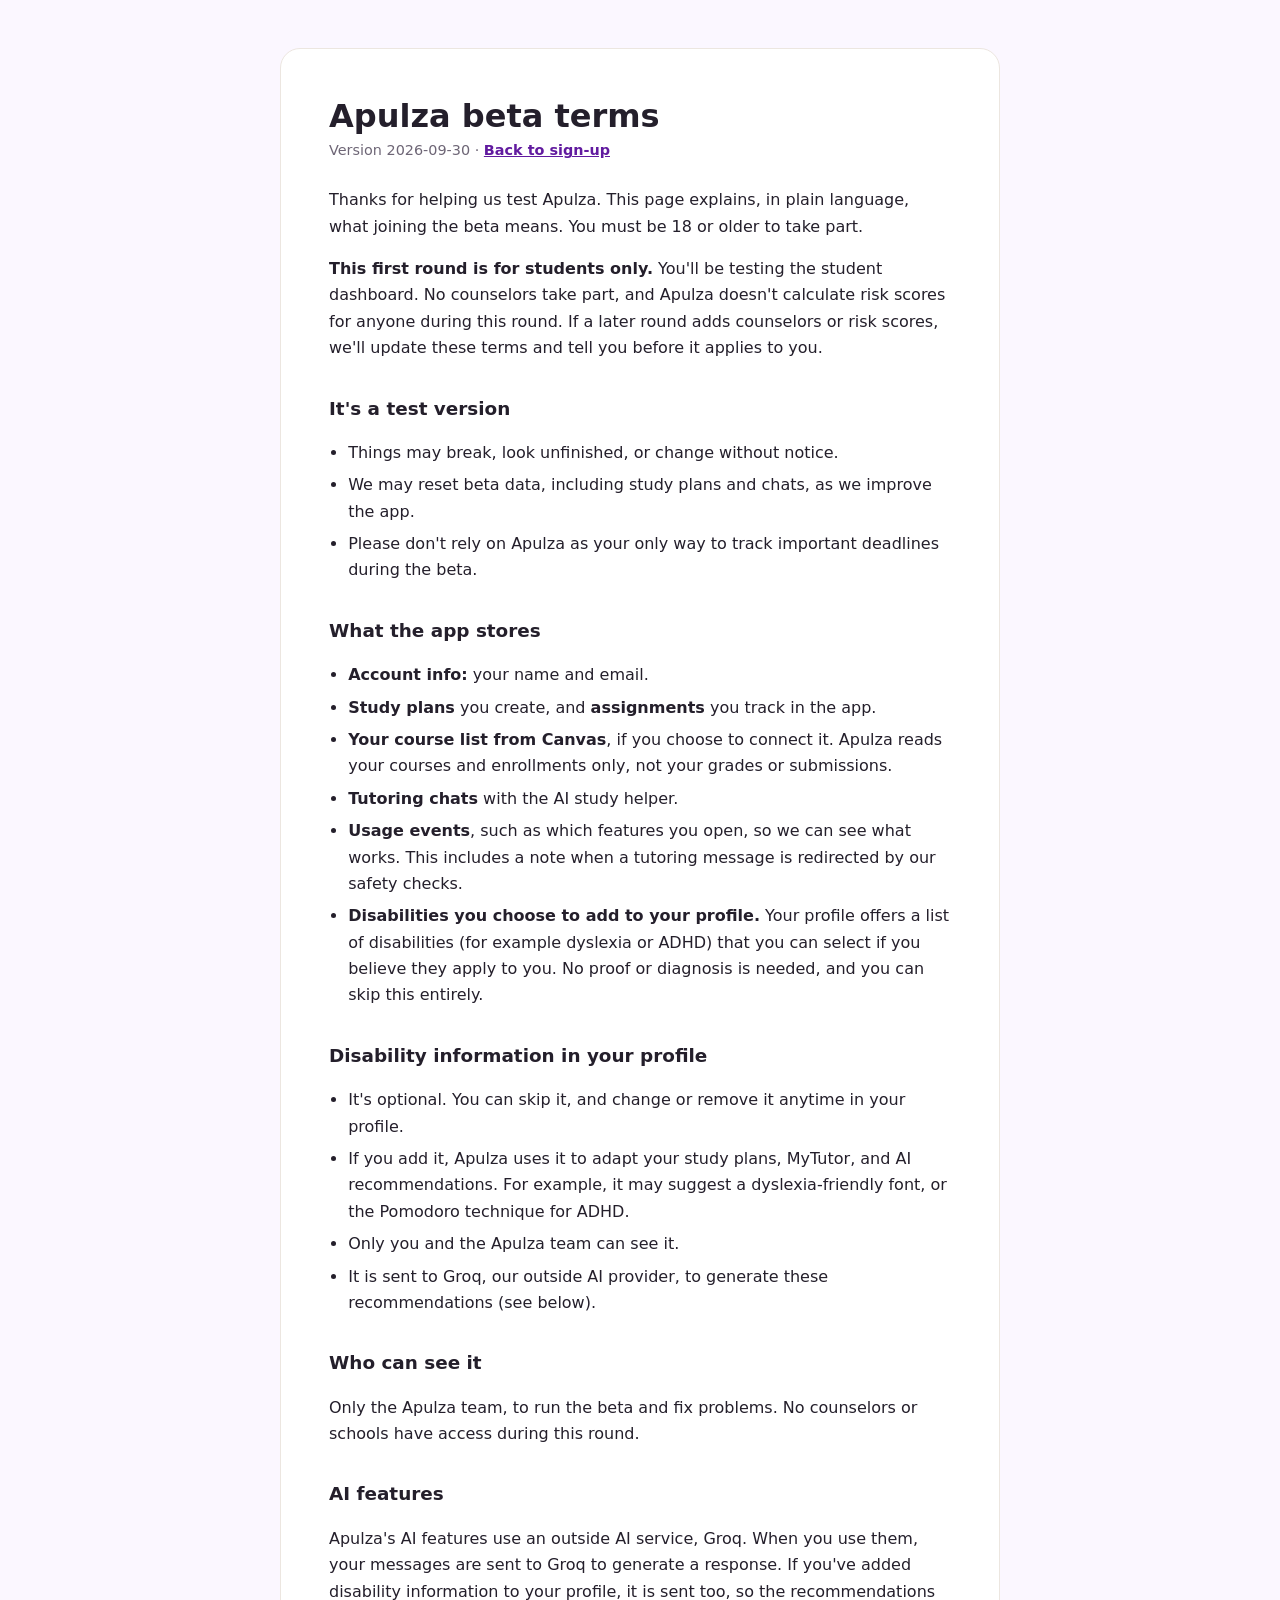
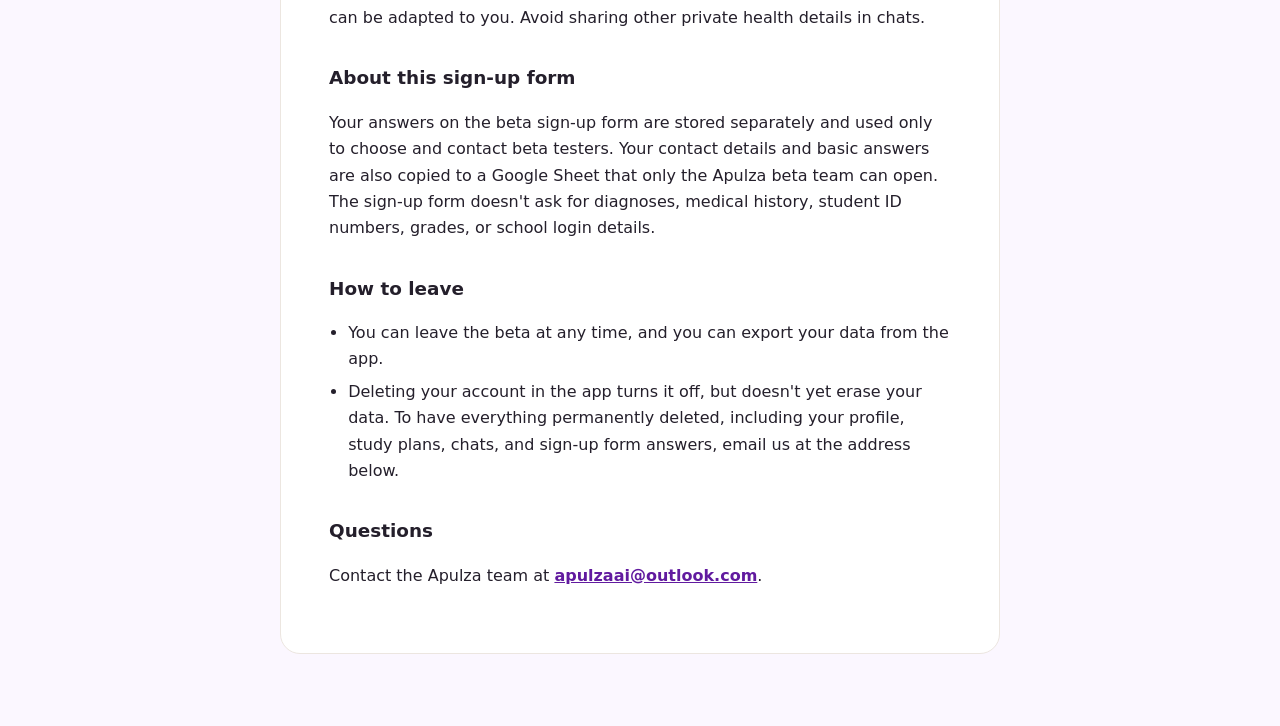
<file: public/beta-terms.html>
<!doctype html>
<html lang="en">
  <head>
    <meta charset="UTF-8" />
    <meta name="viewport" content="width=device-width, initial-scale=1.0" />
    <title>Apulza Beta Terms</title>
    <meta name="description" content="What to expect, what we store, and how to leave the Apulza beta." />
    <style>
      :root {
        --bg: #fbf7ff;
        --surface: #ffffff;
        --text: #241f2b;
        --muted: #6e6676;
        --border: #ece6e0;
        --primary: #611a9f;
        color-scheme: light dark;
      }
      @media (prefers-color-scheme: dark) {
        :root {
          --bg: #19151e;
          --surface: #221c27;
          --text: #f1ebf4;
          --muted: #b7adbd;
          --border: #3a3140;
          --primary: #cfa6ec;
        }
      }
      * { box-sizing: border-box; }
      body {
        margin: 0;
        background: var(--bg);
        color: var(--text);
        font: 16px/1.65 system-ui, -apple-system, "Segoe UI", sans-serif;
      }
      main {
        width: min(720px, calc(100% - 32px));
        margin: 48px auto 72px;
        border: 1px solid var(--border);
        border-radius: 20px;
        padding: clamp(24px, 5vw, 48px);
        background: var(--surface);
      }
      h1 { margin: 0 0 4px; font-size: 2rem; line-height: 1.2; }
      h2 { margin: 32px 0 8px; font-size: 1.15rem; }
      p, li { color: var(--text); }
      ul { padding-left: 1.2em; }
      li + li { margin-top: 6px; }
      a { color: var(--primary); font-weight: 600; }
      .meta { margin: 0 0 24px; color: var(--muted); font-size: 0.9rem; }
    </style>
  </head>
  <body>
    <main>
      <h1>Apulza beta terms</h1>
      <p class="meta">Version 2026-09-30 · <a href="/#beta">Back to sign-up</a></p>

      <p>
        Thanks for helping us test Apulza. This page explains, in plain language, what joining the
        beta means. You must be 18 or older to take part.
      </p>
      <p>
        <strong>This first round is for students only.</strong> You'll be testing the student
        dashboard. No counselors take part, and Apulza doesn't calculate risk scores for anyone
        during this round. If a later round adds counselors or risk scores, we'll update these terms
        and tell you before it applies to you.
      </p>

      <h2>It's a test version</h2>
      <ul>
        <li>Things may break, look unfinished, or change without notice.</li>
        <li>We may reset beta data, including study plans and chats, as we improve the app.</li>
        <li>Please don't rely on Apulza as your only way to track important deadlines during the beta.</li>
      </ul>

      <h2>What the app stores</h2>
      <ul>
        <li><strong>Account info:</strong> your name and email.</li>
        <li><strong>Study plans</strong> you create, and <strong>assignments</strong> you track in the app.</li>
        <li>
          <strong>Your course list from Canvas</strong>, if you choose to connect it. Apulza reads
          your courses and enrollments only, not your grades or submissions.
        </li>
        <li><strong>Tutoring chats</strong> with the AI study helper.</li>
        <li>
          <strong>Usage events</strong>, such as which features you open, so we can see what works.
          This includes a note when a tutoring message is redirected by our safety checks.
        </li>
        <li>
          <strong>Disabilities you choose to add to your profile.</strong> Your profile offers a list
          of disabilities (for example dyslexia or ADHD) that you can select if you believe they apply
          to you. No proof or diagnosis is needed, and you can skip this entirely.
        </li>
      </ul>

      <h2>Disability information in your profile</h2>
      <ul>
        <li>It's optional. You can skip it, and change or remove it anytime in your profile.</li>
        <li>
          If you add it, Apulza uses it to adapt your study plans, MyTutor, and AI recommendations.
          For example, it may suggest a dyslexia-friendly font, or the Pomodoro technique for ADHD.
        </li>
        <li>Only you and the Apulza team can see it.</li>
        <li>It is sent to Groq, our outside AI provider, to generate these recommendations (see below).</li>
      </ul>

      <h2>Who can see it</h2>
      <p>
        Only the Apulza team, to run the beta and fix problems. No counselors or schools have access
        during this round.
      </p>

      <h2>AI features</h2>
      <p>
        Apulza's AI features use an outside AI service, Groq. When you use them, your messages are
        sent to Groq to generate a response. If you've added disability information to your
        profile, it is sent too, so the recommendations can be adapted to you. Avoid sharing other
        private health details in chats.
      </p>

      <h2>About this sign-up form</h2>
      <p>
        Your answers on the beta sign-up form are stored separately and used only to choose and
        contact beta testers. Your contact details and basic answers are also copied to a Google
        Sheet that only the Apulza beta team can open. The sign-up form doesn't ask for diagnoses,
        medical history, student ID numbers, grades, or school login details.
      </p>

      <h2>How to leave</h2>
      <ul>
        <li>You can leave the beta at any time, and you can export your data from the app.</li>
        <li>
          Deleting your account in the app turns it off, but doesn't yet erase your data. To have
          everything permanently deleted, including your profile, study plans, chats, and sign-up
          form answers, email us at the address below.
        </li>
      </ul>

      <h2>Questions</h2>
      <p>
        Contact the Apulza team at <a href="mailto:apulzaai@outlook.com">apulzaai@outlook.com</a>.
      </p>
    </main>
  </body>
</html>
</file>
